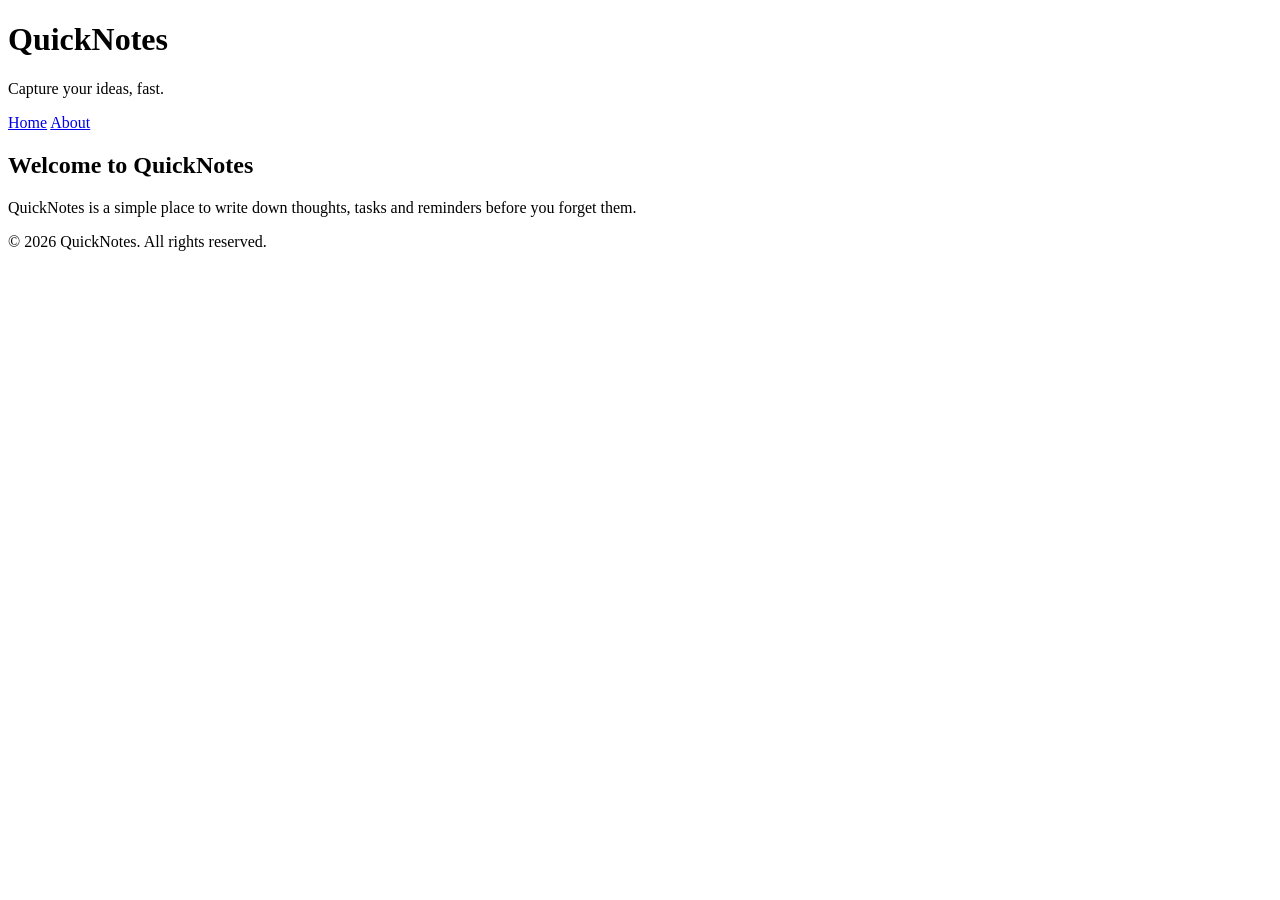
<file: day1/index.html>
<!DOCTYPE html>
<html lang="en">
<head>
  <meta charset="UTF-8">
  <meta name="viewport" content="width=device-width, initial-scale=1.0">
  <title>QuickNotes</title>
</head>
<body>
  <header>
    <h1>QuickNotes</h1>
    <p>Capture your ideas, fast.</p>
    <nav>
      <a href="index.html">Home</a>
      <a href="about.html">About</a>
    </nav>
  </header>

  <main>
    <h2>Welcome to QuickNotes</h2>
    <p>QuickNotes is a simple place to write down thoughts, tasks and reminders before you forget them.</p>
  </main>

  <footer>
    <p>&copy; 2026 QuickNotes. All rights reserved.</p>
  </footer>
</body>
</html>
</file>
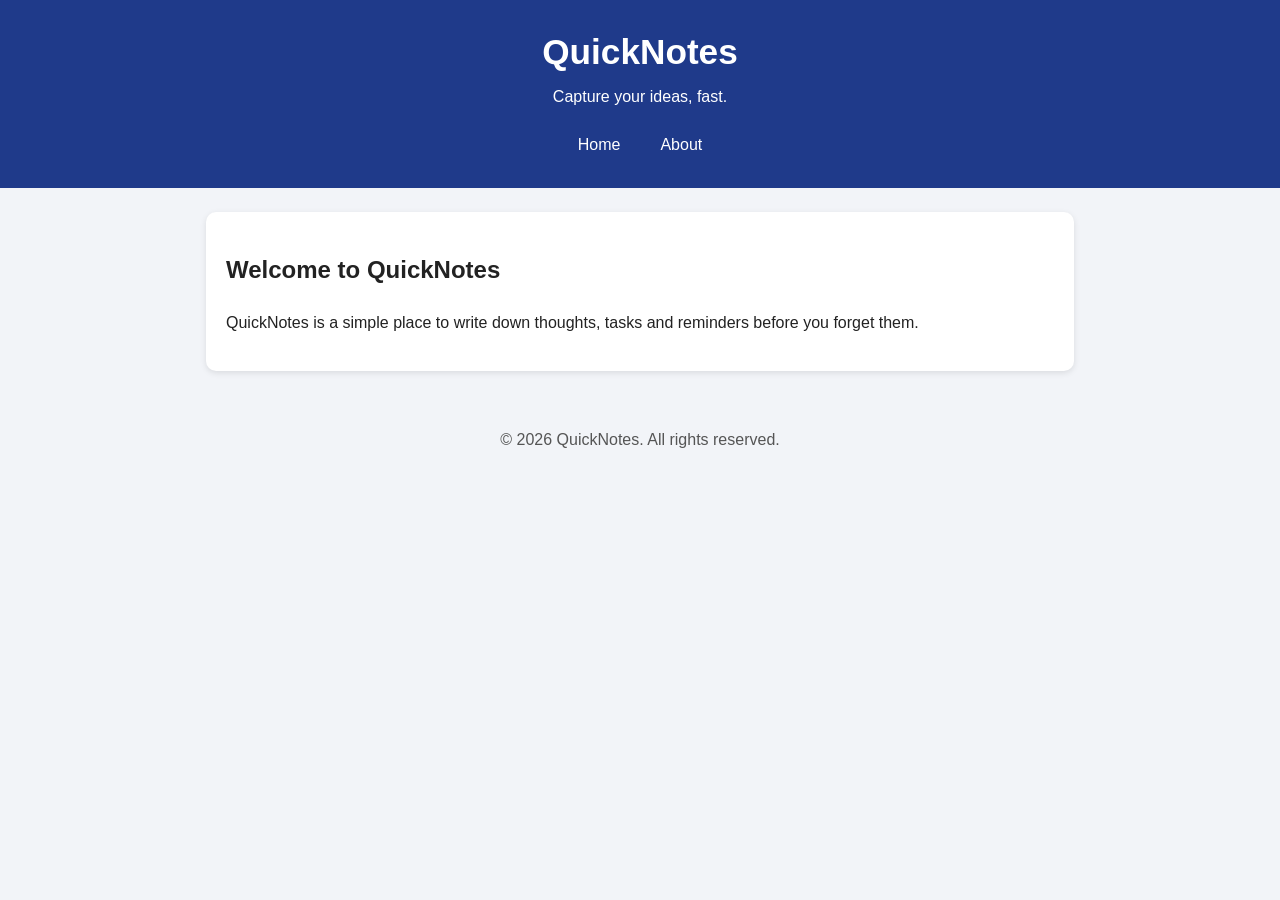
<file: day2/index.html>
<!DOCTYPE html>
<html lang="en">
<head>
  <meta charset="UTF-8">
  <meta name="viewport" content="width=device-width, initial-scale=1.0">
  <title>QuickNotes</title>
  <link rel="stylesheet" href="style.css">
</head>
<body>
  <header>
    <h1>QuickNotes</h1>
    <p>Capture your ideas, fast.</p>
    <nav>
      <a href="index.html">Home</a>
      <a href="about.html">About</a>
    </nav>
  </header>

  <main>
    <section>
      <h2>Welcome to QuickNotes</h2>
      <p>QuickNotes is a simple place to write down thoughts, tasks and reminders before you forget them.</p>
    </section>
  </main>

  <footer>
    <p>&copy; 2026 QuickNotes. All rights reserved.</p>
  </footer>
</body>
</html>
</file>
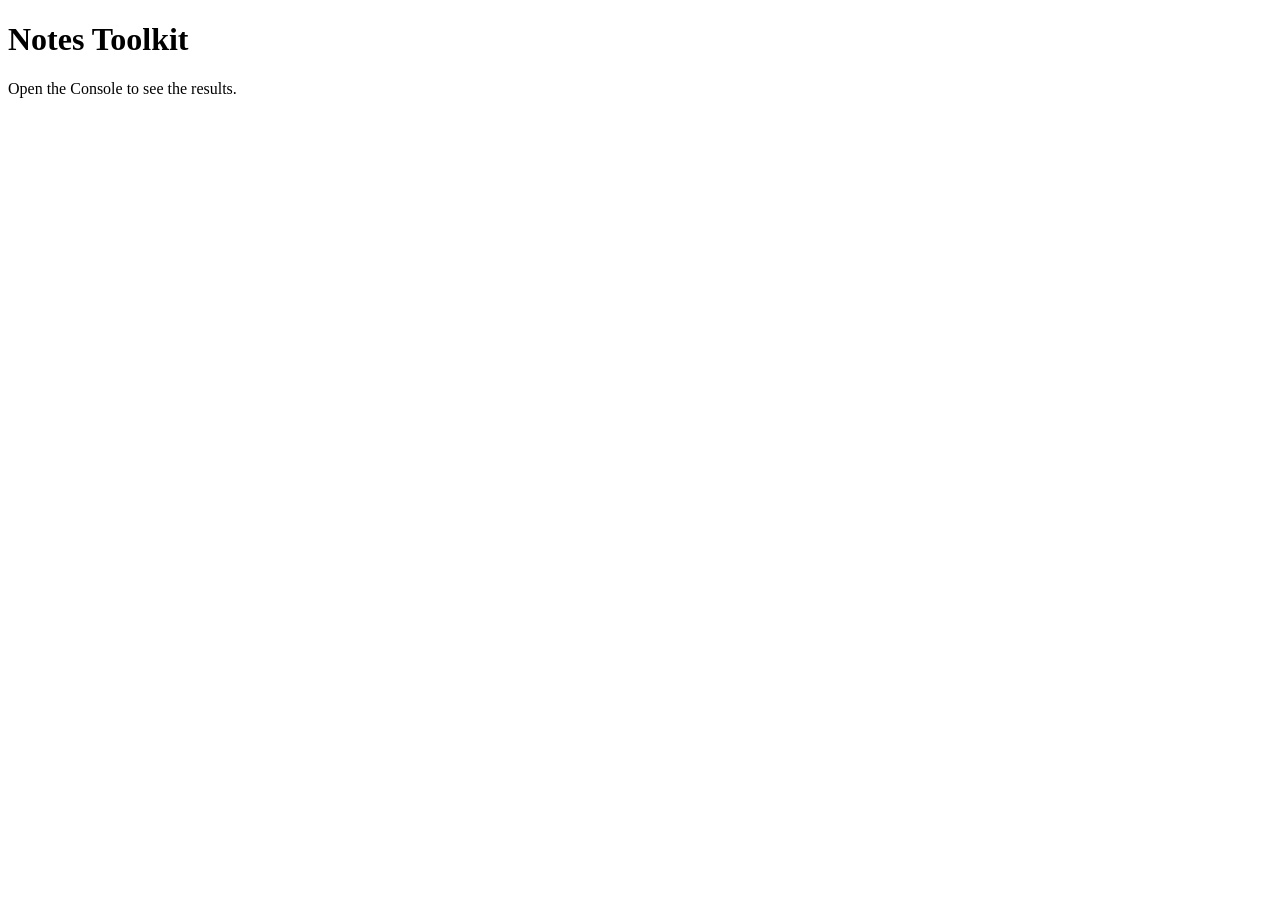
<file: day3/index.html>
<!DOCTYPE html>
<html lang="en">
<head>
  <meta charset="UTF-8">
  <meta name="viewport" content="width=device-width, initial-scale=1.0">
  <title>Notes Toolkit</title>
  <script src="script.js" defer></script>
</head>
<body>
  <h1>Notes Toolkit</h1>
  <p>Open the Console to see the results.</p>
</body>
</html>
</file>
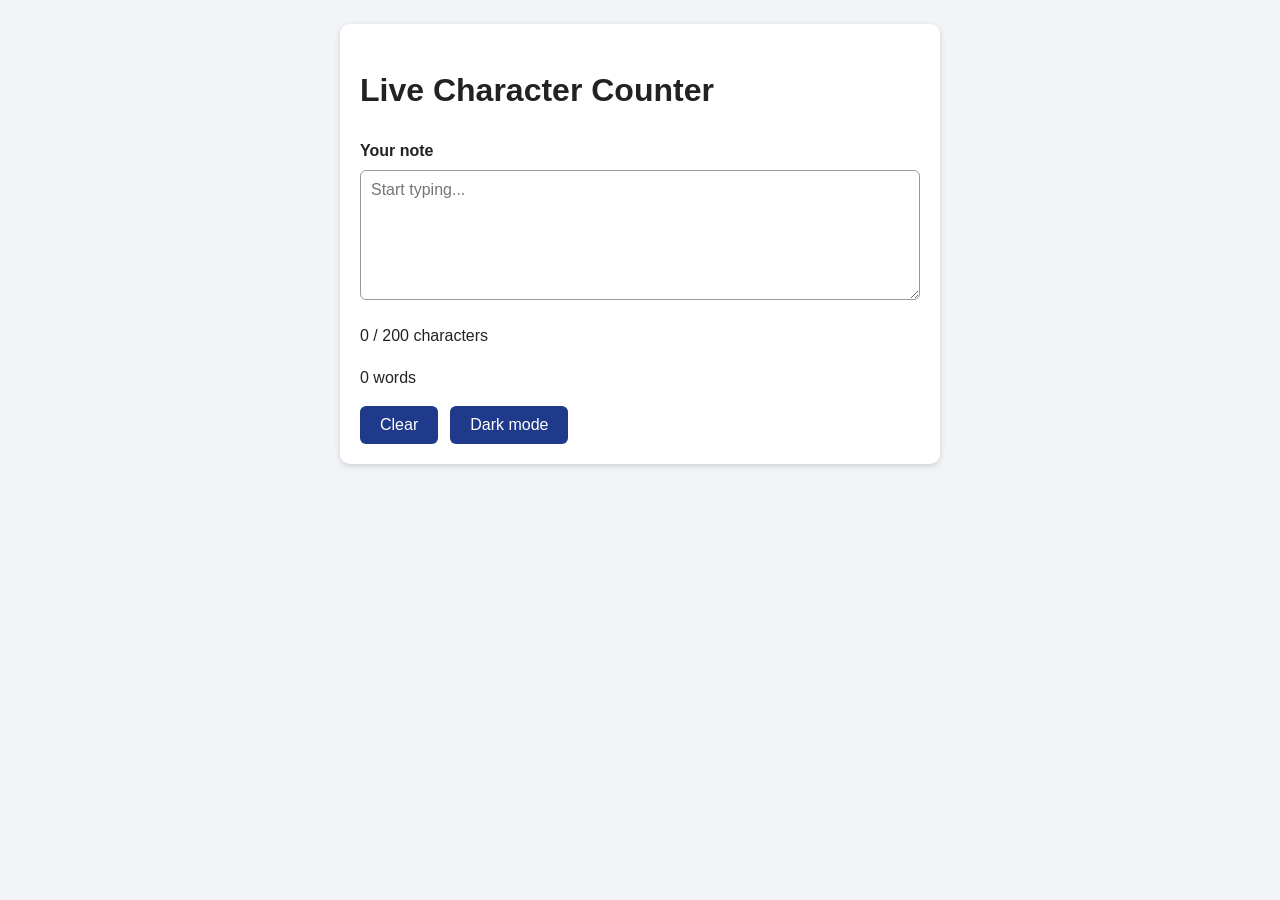
<file: day4/index.html>
<!DOCTYPE html>
<html lang="en">
<head>
  <meta charset="UTF-8">
  <meta name="viewport" content="width=device-width, initial-scale=1.0">
  <title>Live Character Counter</title>
  <link rel="stylesheet" href="style.css">
  <script src="script.js" defer></script>
</head>
<body>
  <main>
    <h1>Live Character Counter</h1>

    <label for="note-text">Your note</label>
    <textarea id="note-text" rows="6" placeholder="Start typing..."></textarea>

    <p id="char-count">0 / 200 characters</p>
    <p id="word-count">0 words</p>

    <div class="buttons">
      <button id="clear-btn" type="button">Clear</button>
      <button id="theme-toggle" type="button">Dark mode</button>
    </div>
  </main>
</body>
</html>
</file>
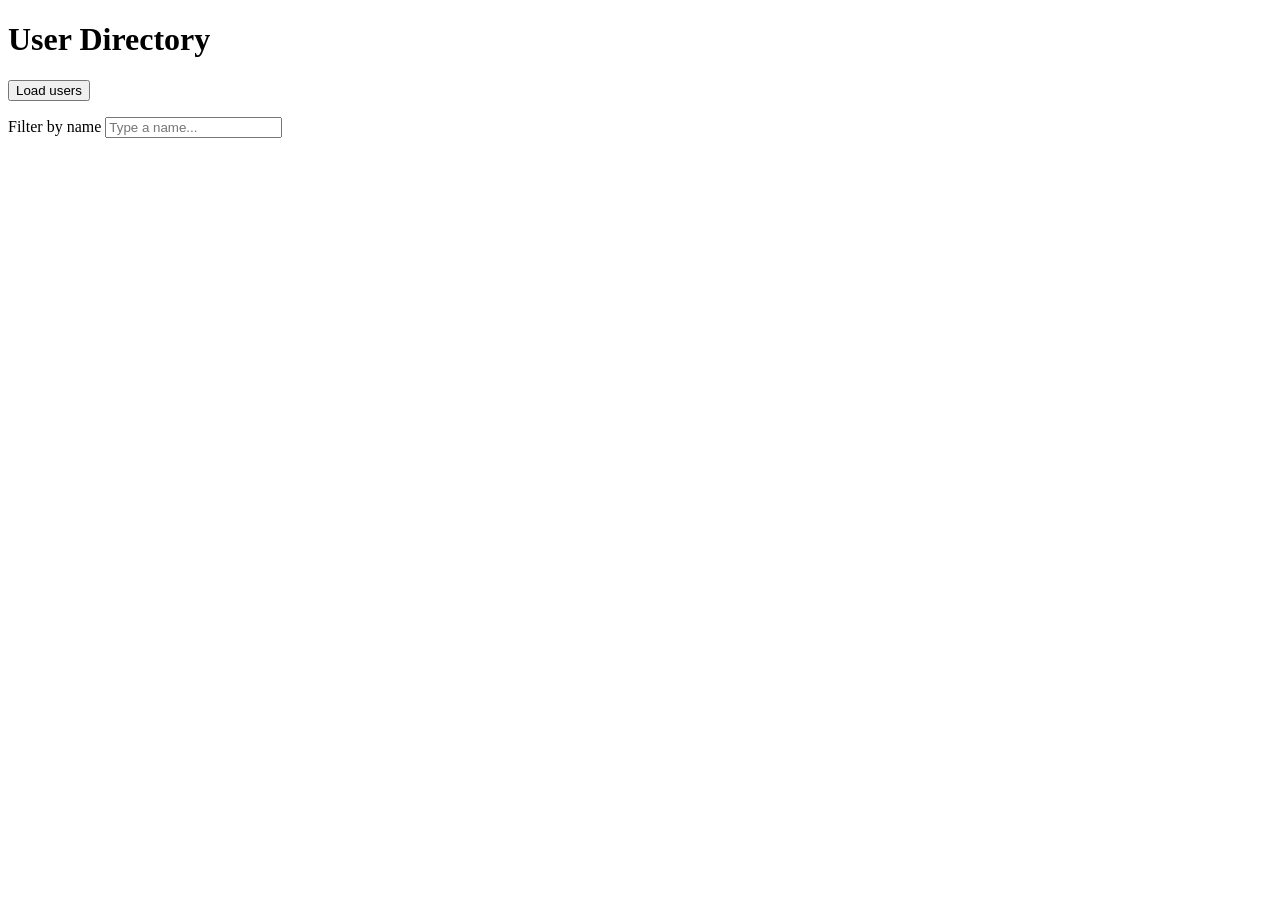
<file: day5/index.html>
<!DOCTYPE html>
<html lang="en">
<head>
  <meta charset="UTF-8">
  <meta name="viewport" content="width=device-width, initial-scale=1.0">
  <title>User Directory</title>
  <!-- defer makes the script run after the page elements exist -->
  <script src="users.js" defer></script>
</head>
<body>
  <h1>User Directory</h1>

  <!-- Button that starts the fetch request -->
  <button id="load-users">Load users</button>

  <!-- Labelled filter box (label linked to input through for/id) -->
  <p>
    <label for="filter-input">Filter by name</label>
    <input type="text" id="filter-input" placeholder="Type a name...">
  </p>

  <!-- Shows loading, success and error messages -->
  <p id="status"></p>

  <!-- Empty list, filled by users.js -->
  <ul id="users-list"></ul>
</body>
</html>
</file>
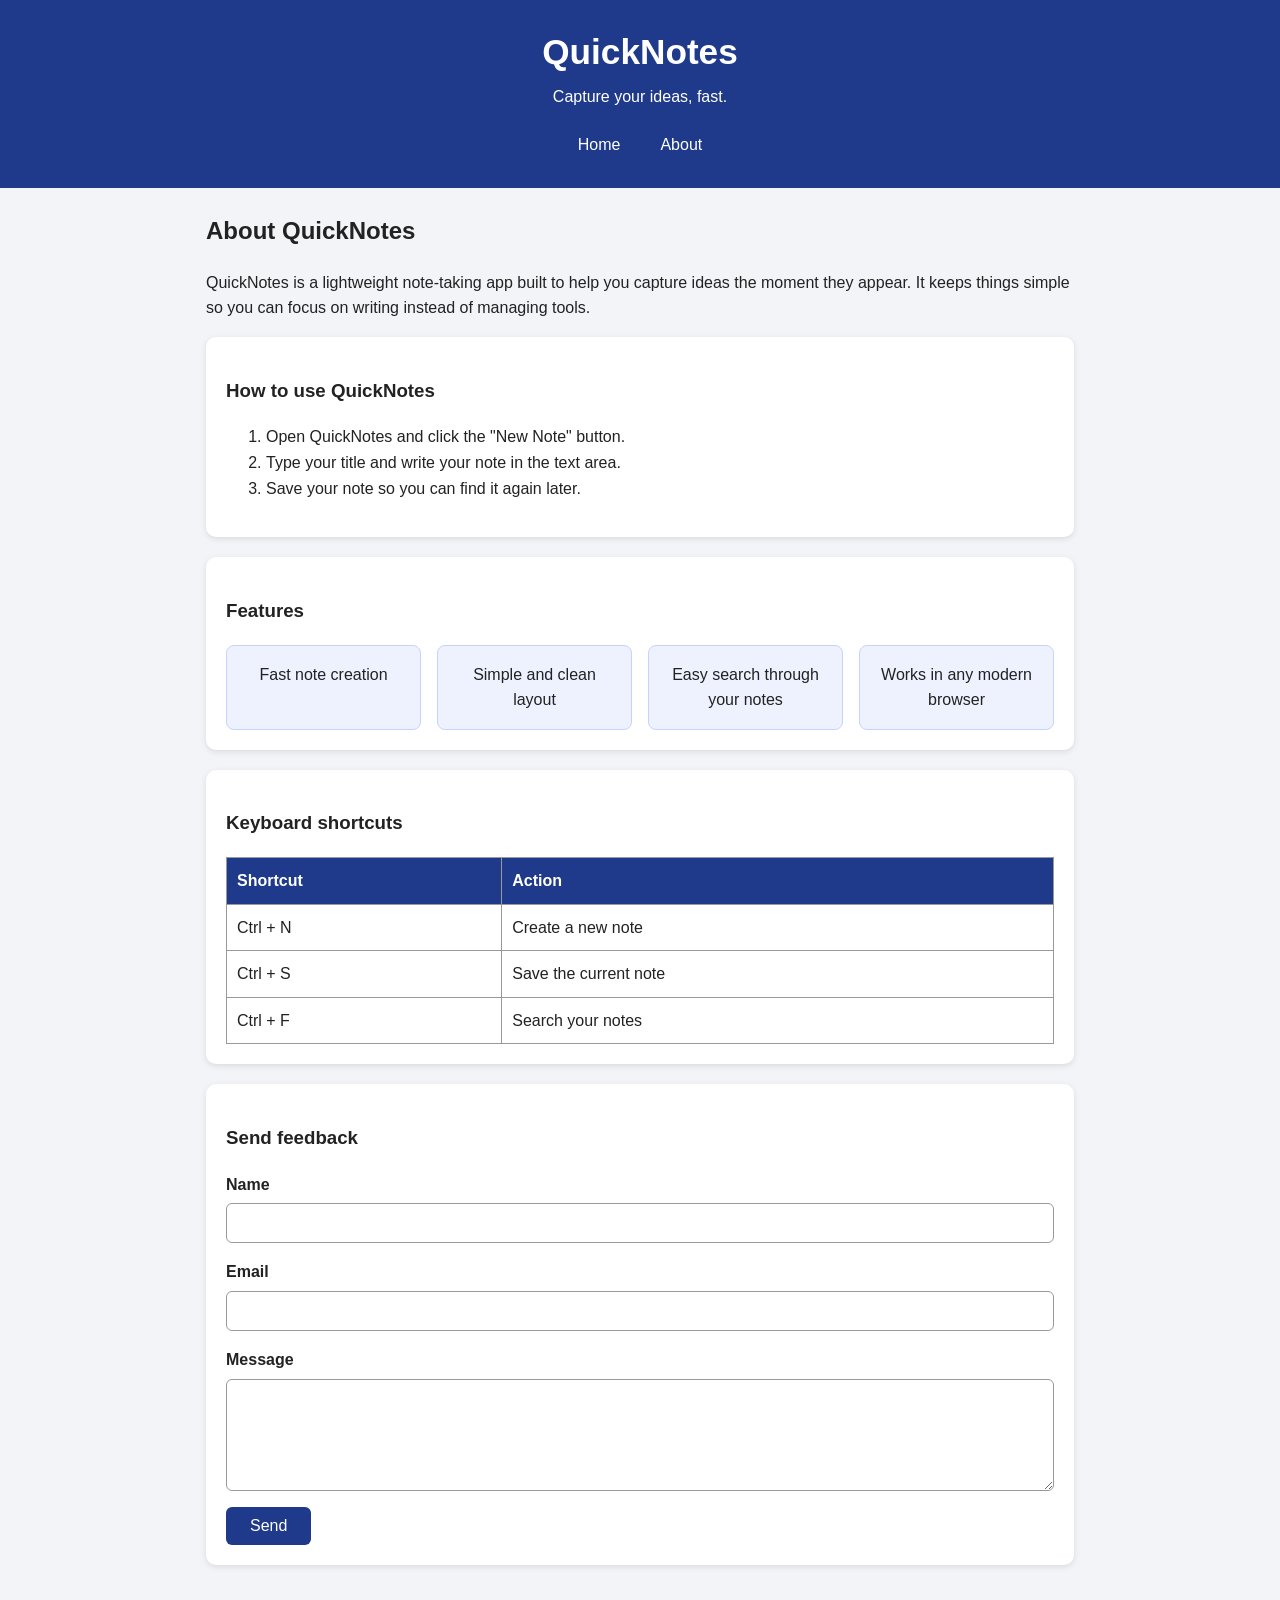
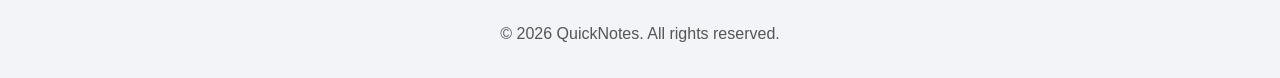
<file: day2/about.html>
<!DOCTYPE html>
<html lang="en">
<head>
  <meta charset="UTF-8">
  <meta name="viewport" content="width=device-width, initial-scale=1.0">
  <title>About QuickNotes</title>
  <link rel="stylesheet" href="style.css">
</head>
<body>
  <header>
    <h1>QuickNotes</h1>
    <p>Capture your ideas, fast.</p>
    <nav>
      <a href="index.html">Home</a>
      <a href="about.html">About</a>
    </nav>
  </header>

  <main>
    <h2>About QuickNotes</h2>
    <p>QuickNotes is a lightweight note-taking app built to help you capture ideas the moment they appear. It keeps things simple so you can focus on writing instead of managing tools.</p>

    <section>
      <h3>How to use QuickNotes</h3>
      <ol>
        <li>Open QuickNotes and click the "New Note" button.</li>
        <li>Type your title and write your note in the text area.</li>
        <li>Save your note so you can find it again later.</li>
      </ol>
    </section>

    <section>
      <h3>Features</h3>
      <ul class="features">
        <li>Fast note creation</li>
        <li>Simple and clean layout</li>
        <li>Easy search through your notes</li>
        <li>Works in any modern browser</li>
      </ul>
    </section>

    <section>
      <h3>Keyboard shortcuts</h3>
      <table>
        <thead>
          <tr>
            <th>Shortcut</th>
            <th>Action</th>
          </tr>
        </thead>
        <tbody>
          <tr>
            <td>Ctrl + N</td>
            <td>Create a new note</td>
          </tr>
          <tr>
            <td>Ctrl + S</td>
            <td>Save the current note</td>
          </tr>
          <tr>
            <td>Ctrl + F</td>
            <td>Search your notes</td>
          </tr>
        </tbody>
      </table>
    </section>

    <section>
      <h3>Send feedback</h3>
      <form action="#" method="post">
        <p>
          <label for="name">Name</label>
          <input type="text" id="name" name="name" required>
        </p>
        <p>
          <label for="email">Email</label>
          <input type="email" id="email" name="email" required>
        </p>
        <p>
          <label for="message">Message</label>
          <textarea id="message" name="message" rows="5" required></textarea>
        </p>
        <button type="submit">Send</button>
      </form>
    </section>
  </main>

  <footer>
    <p>&copy; 2026 QuickNotes. All rights reserved.</p>
  </footer>
</body>
</html>
</file>
<file: day2/style.css>
/* Reset and base styles */
*,
*::before,
*::after {
  box-sizing: border-box;
}

body {
  margin: 0;
  font-family: Arial, Helvetica, sans-serif;
  line-height: 1.6;
  color: #222;
  background-color: #f2f4f8;
}

/* Header */
header {
  background-color: #1f3a8a;
  color: #fff;
  text-align: center;
  padding: 24px 16px;
}

header h1 {
  margin: 0 0 4px;
  font-size: 2.2rem;
}

header p {
  margin: 0 0 16px;
}

/* Navigation (Flexbox) */
nav {
  display: flex;
  justify-content: center;
  align-items: center;
  gap: 16px;
}

nav a {
  color: #fff;
  text-decoration: none;
  padding: 6px 12px;
  border-radius: 6px;
  transition: background-color 0.3s ease, color 0.3s ease;
}

nav a:hover {
  background-color: #fff;
  color: #1f3a8a;
}

/* Main content */
main {
  max-width: 900px;
  margin: 24px auto;
  padding: 0 16px;
}

/* Section cards */
section {
  background-color: #fff;
  padding: 20px;
  margin-bottom: 20px;
  border-radius: 10px;
  box-shadow: 0 2px 6px rgba(0, 0, 0, 0.1);
}

/* Features list (CSS Grid) */
.features {
  list-style: none;
  margin: 0;
  padding: 0;
  display: grid;
  grid-template-columns: repeat(auto-fit, minmax(180px, 1fr));
  gap: 16px;
}

.features li {
  background-color: #eef2ff;
  border: 1px solid #c7d2fe;
  border-radius: 8px;
  padding: 16px;
  text-align: center;
}

/* Table */
table {
  width: 100%;
  border-collapse: collapse;
}

th,
td {
  border: 1px solid #999;
  padding: 10px;
  text-align: left;
}

th {
  background-color: #1f3a8a;
  color: #fff;
}

/* Feedback form: fields stacked vertically, full width */
form p {
  margin: 0 0 16px;
}

label {
  display: block;
  font-weight: bold;
  margin-bottom: 6px;
}

input[type="text"],
input[type="email"],
textarea {
  display: block;
  width: 100%;
  padding: 10px;
  border: 1px solid #999;
  border-radius: 6px;
  font-size: 1rem;
  font-family: inherit;
}

/* Buttons */
button {
  background-color: #1f3a8a;
  color: #fff;
  border: none;
  padding: 10px 24px;
  border-radius: 6px;
  font-size: 1rem;
  cursor: pointer;
  transition: background-color 0.3s ease, transform 0.2s ease;
}

button:hover {
  background-color: #3b5bdb;
  transform: translateY(-2px);
}

/* Footer */
footer {
  text-align: center;
  padding: 16px;
  color: #555;
}

/* Small screens */
@media (max-width: 600px) {
  header {
    padding: 12px 8px;
  }

  header h1 {
    font-size: 1.5rem;
  }

  nav {
    gap: 8px;
  }
}
</file>
<file: day4/style.css>
:root {
  --bg: #f2f4f8;
  --text: #222222;
  --card: #ffffff;
  --border: #999999;
  --accent: #1f3a8a;
  --accent-text: #ffffff;
}

body.dark {
  --bg: #121826;
  --text: #e5e7eb;
  --card: #1f2937;
  --border: #4b5563;
  --accent: #60a5fa;
  --accent-text: #111827;
}

*,
*::before,
*::after {
  box-sizing: border-box;
}

body {
  margin: 0;
  font-family: Arial, Helvetica, sans-serif;
  line-height: 1.6;
  background-color: var(--bg);
  color: var(--text);
  transition: background-color 0.3s ease, color 0.3s ease;
}

main {
  max-width: 600px;
  margin: 24px auto;
  padding: 20px;
  background-color: var(--card);
  border-radius: 10px;
  box-shadow: 0 2px 6px rgba(0, 0, 0, 0.15);
}

label {
  display: block;
  font-weight: bold;
  margin-bottom: 6px;
}

textarea {
  width: 100%;
  padding: 10px;
  font-size: 1rem;
  font-family: inherit;
  background-color: var(--card);
  color: var(--text);
  border: 1px solid var(--border);
  border-radius: 6px;
}

.buttons {
  display: flex;
  gap: 12px;
  margin-top: 12px;
}

button {
  background-color: var(--accent);
  color: var(--accent-text);
  border: none;
  padding: 10px 20px;
  border-radius: 6px;
  font-size: 1rem;
  cursor: pointer;
  transition: opacity 0.3s ease;
}

button:hover {
  opacity: 0.85;
}

.warning {
  color: orange;
}

.over {
  color: red;
  font-weight: bold;
}
</file>
